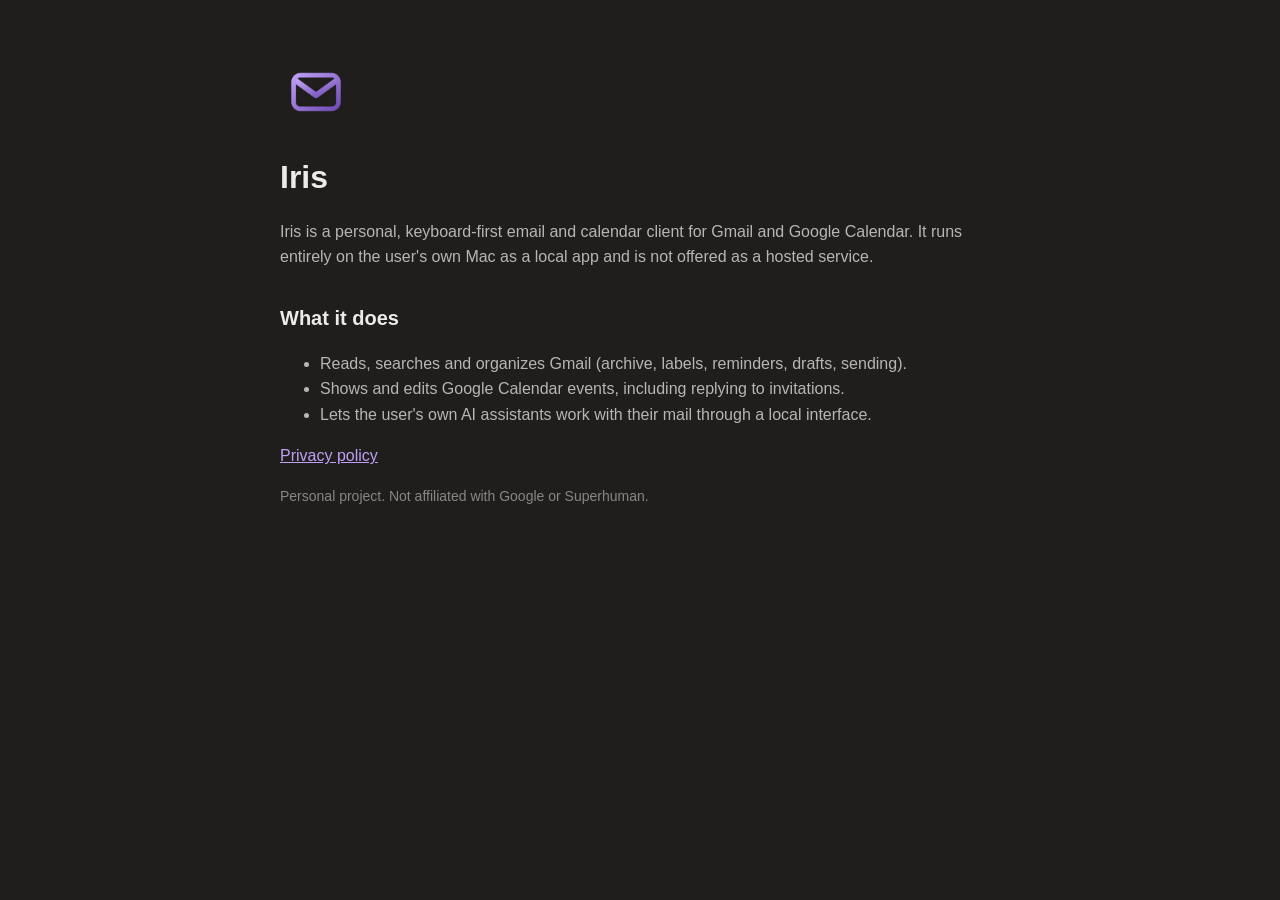
<file: index.html>
<!doctype html><html lang="en"><head><meta charset="utf-8"><meta name="viewport" content="width=device-width,initial-scale=1">
<title>Iris – keyboard-first mail</title><link rel="icon" href="icon.png"><link rel="stylesheet" href="style.css"></head>
<body><main>
<img src="icon.png" width="72" height="72" alt="">
<h1>Iris</h1>
<p>Iris is a personal, keyboard-first email and calendar client for Gmail and Google Calendar. It runs entirely on the user's own Mac as a local app and is not offered as a hosted service.</p>
<h2>What it does</h2>
<ul><li>Reads, searches and organizes Gmail (archive, labels, reminders, drafts, sending).</li>
<li>Shows and edits Google Calendar events, including replying to invitations.</li>
<li>Lets the user's own AI assistants work with their mail through a local interface.</li></ul>
<p><a href="privacy.html">Privacy policy</a></p>
<p class="dim">Personal project. Not affiliated with Google or Superhuman.</p>
</main></body></html>
</file>
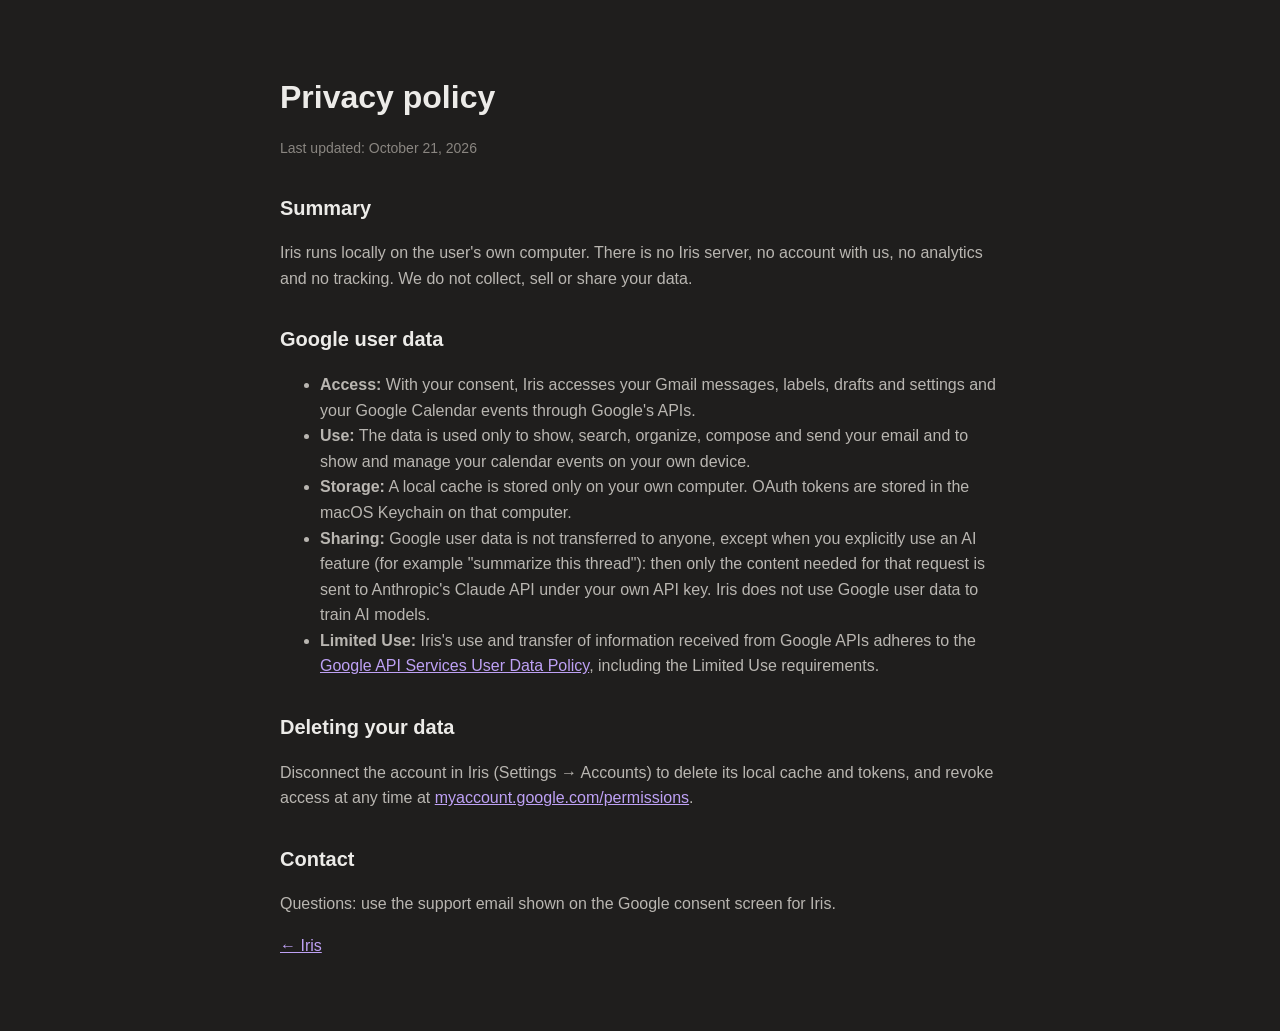
<file: privacy.html>
<!doctype html><html lang="en"><head><meta charset="utf-8"><meta name="viewport" content="width=device-width,initial-scale=1">
<title>Iris – Privacy policy</title><link rel="icon" href="icon.png"><link rel="stylesheet" href="style.css"></head>
<body><main>
<h1>Privacy policy</h1>
<p class="dim">Last updated: October 21, 2026</p>
<h2>Summary</h2>
<p>Iris runs locally on the user's own computer. There is no Iris server, no account with us, no analytics and no tracking. We do not collect, sell or share your data.</p>
<h2>Google user data</h2>
<ul>
<li><strong>Access:</strong> With your consent, Iris accesses your Gmail messages, labels, drafts and settings and your Google Calendar events through Google's APIs.</li>
<li><strong>Use:</strong> The data is used only to show, search, organize, compose and send your email and to show and manage your calendar events on your own device.</li>
<li><strong>Storage:</strong> A local cache is stored only on your own computer. OAuth tokens are stored in the macOS Keychain on that computer.</li>
<li><strong>Sharing:</strong> Google user data is not transferred to anyone, except when you explicitly use an AI feature (for example "summarize this thread"): then only the content needed for that request is sent to Anthropic's Claude API under your own API key. Iris does not use Google user data to train AI models.</li>
<li><strong>Limited Use:</strong> Iris's use and transfer of information received from Google APIs adheres to the <a href="https://developers.google.com/terms/api-services-user-data-policy">Google API Services User Data Policy</a>, including the Limited Use requirements.</li>
</ul>
<h2>Deleting your data</h2>
<p>Disconnect the account in Iris (Settings → Accounts) to delete its local cache and tokens, and revoke access at any time at <a href="https://myaccount.google.com/permissions">myaccount.google.com/permissions</a>.</p>
<h2>Contact</h2>
<p>Questions: use the support email shown on the Google consent screen for Iris.</p>
<p><a href="index.html">← Iris</a></p>
</main></body></html>
</file>
<file: style.css>
body{margin:0;background:#1f1e1d;color:#ecebe8;font:16px/1.6 -apple-system,BlinkMacSystemFont,"Segoe UI",Helvetica,Arial,sans-serif}
main{max-width:720px;margin:0 auto;padding:56px 24px}
h1{font-size:32px;margin:16px 0 8px}h2{font-size:20px;margin-top:32px}
a{color:#bea1f5}p,li{color:#b9b6b1}.dim{color:#8a8681;font-size:14px}
</file>
